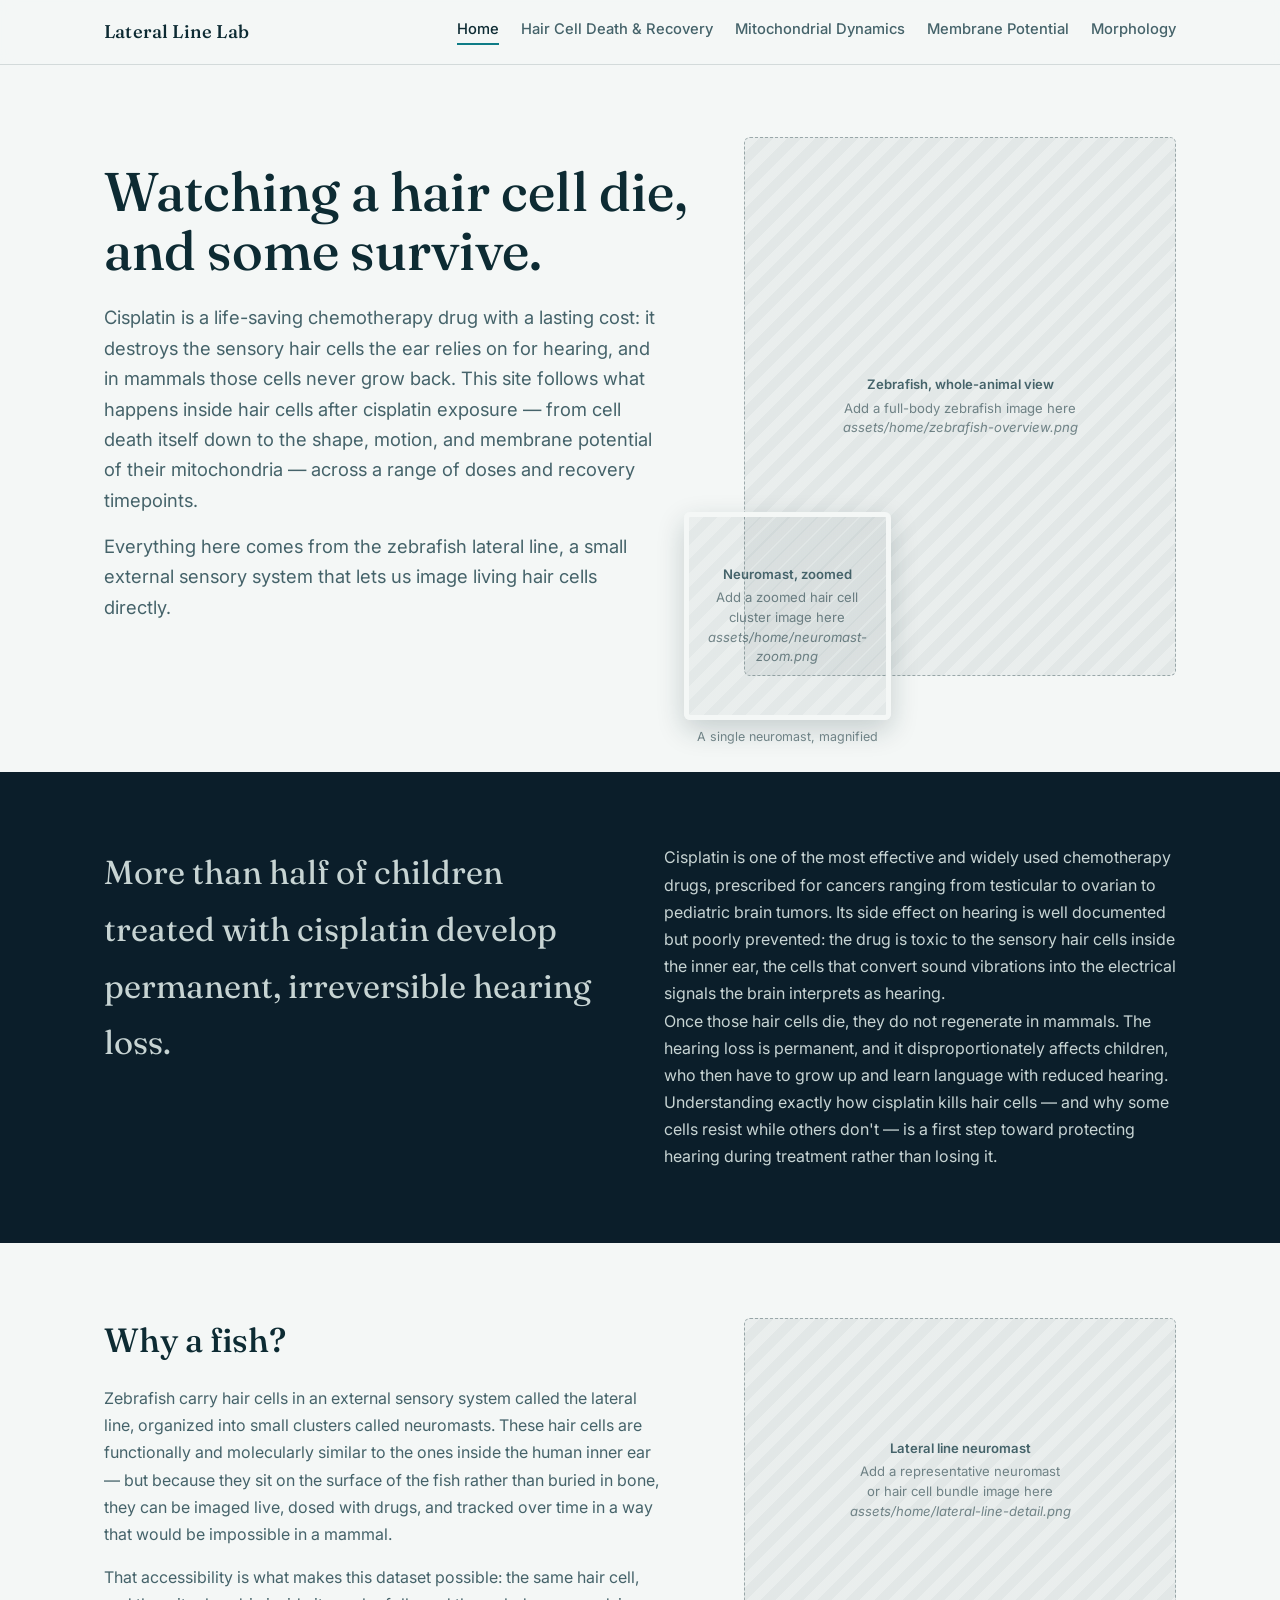
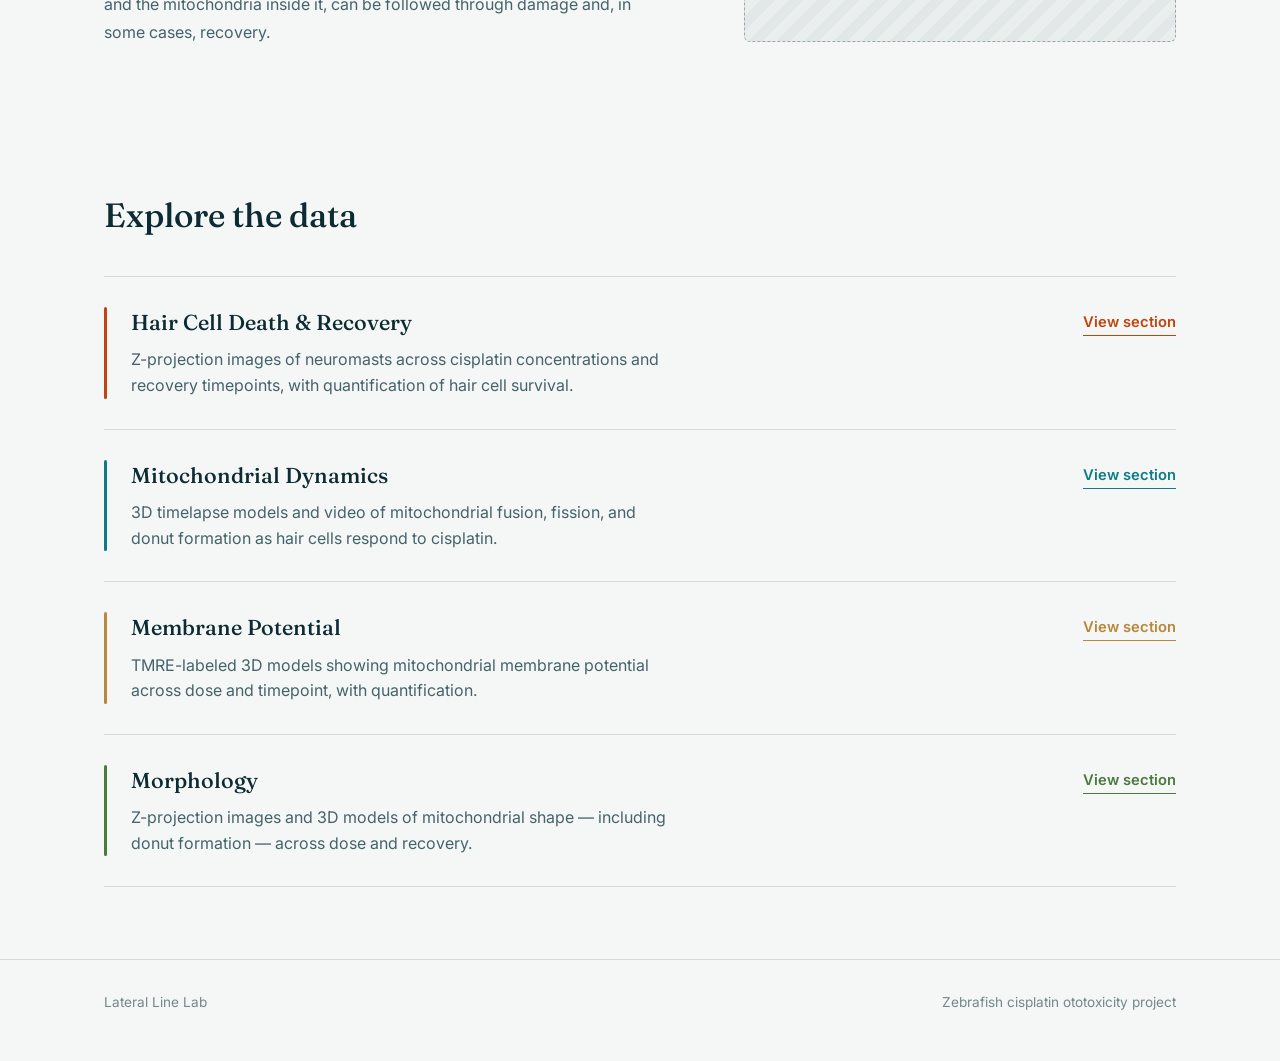
<file: index.html>
<!DOCTYPE html>
<html lang="en">
<head>
<meta charset="UTF-8" />
<meta name="viewport" content="width=device-width, initial-scale=1" />
<title>Lateral Line Lab — Cisplatin, Hair Cells & Mitochondria</title>
<link rel="stylesheet" href="css/style.css" />
</head>
<body>

<div id="site-header"></div>

<!-- ===================== HERO ===================== -->
<section class="hero">
  <div class="hero-copy">
    <h1>Watching a hair cell die, and some survive.</h1>
    <p class="lede">
      Cisplatin is a life-saving chemotherapy drug with a lasting cost: it destroys the
      sensory hair cells the ear relies on for hearing, and in mammals those cells never
      grow back. This site follows what happens inside hair cells after cisplatin exposure —
      from cell death itself down to the shape, motion, and membrane potential of their
      mitochondria — across a range of doses and recovery timepoints.
    </p>
    <p class="lede">
      Everything here comes from the zebrafish lateral line, a small external sensory
      system that lets us image living hair cells directly.
    </p>
  </div>

  <div class="hero-visual">
    <div class="image-slot main">
      <div class="slot-copy">
        <strong>Zebrafish, whole-animal view</strong>
        Add a full-body zebrafish image here<br />
        <em>assets/home/zebrafish-overview.png</em>
      </div>
    </div>
    <div class="image-slot inset">
      <div class="slot-copy">
        <strong>Neuromast, zoomed</strong>
        Add a zoomed hair cell<br />cluster image here<br />
        <em>assets/home/neuromast-zoom.png</em>
      </div>
    </div>
    <div class="inset-caption">A single neuromast, magnified</div>
  </div>
</section>

<!-- ===================== THE PROBLEM ===================== -->
<section class="section band-deep">
  <div class="wrap two-col">
    <div>
      <p class="pull">
        More than half of children treated with cisplatin develop permanent,
        irreversible hearing loss.
      </p>
    </div>
    <div>
      <p>
        Cisplatin is one of the most effective and widely used chemotherapy drugs, prescribed
        for cancers ranging from testicular to ovarian to pediatric brain tumors. Its
        side effect on hearing is well documented but poorly prevented: the drug is toxic
        to the sensory hair cells inside the inner ear, the cells that convert sound
        vibrations into the electrical signals the brain interprets as hearing.
      </p>
      <p>
        Once those hair cells die, they do not regenerate in mammals. The hearing loss is
        permanent, and it disproportionately affects children, who then have to grow up
        and learn language with reduced hearing. Understanding exactly how cisplatin kills
        hair cells — and why some cells resist while others don't — is a first step toward
        protecting hearing during treatment rather than losing it.
      </p>
    </div>
  </div>
</section>

<!-- ===================== WHY ZEBRAFISH ===================== -->
<section class="section">
  <div class="wrap split reverse">
    <div class="split-visual">
      <div class="image-slot">
        <div class="slot-copy">
          <strong>Lateral line neuromast</strong>
          Add a representative neuromast<br />or hair cell bundle image here<br />
          <em>assets/home/lateral-line-detail.png</em>
        </div>
      </div>
    </div>
    <div class="split-text section-text">
      <h2>Why a fish?</h2>
      <p>
        Zebrafish carry hair cells in an external sensory system called the lateral line,
        organized into small clusters called neuromasts. These hair cells are
        functionally and molecularly similar to the ones inside the human inner ear —
        but because they sit on the surface of the fish rather than buried in bone,
        they can be imaged live, dosed with drugs, and tracked over time in a way that
        would be impossible in a mammal.
      </p>
      <p>
        That accessibility is what makes this dataset possible: the same hair cell,
        and the mitochondria inside it, can be followed through damage and, in some
        cases, recovery.
      </p>
    </div>
  </div>
</section>

<!-- ===================== EXPLORE THE DATA ===================== -->
<section class="section">
  <div class="wrap">
    <h2 style="margin-bottom: 36px;">Explore the data</h2>

    <div class="explore-list">

      <div class="explore-item" data-accent="rust">
        <div class="accent-bar"></div>
        <div class="explore-item-body">
          <div>
            <h3>Hair Cell Death &amp; Recovery</h3>
            <p>
              Z-projection images of neuromasts across cisplatin concentrations and
              recovery timepoints, with quantification of hair cell survival.
            </p>
          </div>
          <a class="view-link" href="hair-cell-death-recovery.html">View section</a>
        </div>
      </div>

      <div class="explore-item" data-accent="teal">
        <div class="accent-bar"></div>
        <div class="explore-item-body">
          <div>
            <h3>Mitochondrial Dynamics</h3>
            <p>
              3D timelapse models and video of mitochondrial fusion, fission, and donut
              formation as hair cells respond to cisplatin.
            </p>
          </div>
          <a class="view-link" href="mitochondrial-dynamics.html">View section</a>
        </div>
      </div>

      <div class="explore-item" data-accent="gold">
        <div class="accent-bar"></div>
        <div class="explore-item-body">
          <div>
            <h3>Membrane Potential</h3>
            <p>
              TMRE-labeled 3D models showing mitochondrial membrane potential across
              dose and timepoint, with quantification.
            </p>
          </div>
          <a class="view-link" href="mitochondrial-membrane-potential.html">View section</a>
        </div>
      </div>

      <div class="explore-item" data-accent="green">
        <div class="accent-bar"></div>
        <div class="explore-item-body">
          <div>
            <h3>Morphology</h3>
            <p>
              Z-projection images and 3D models of mitochondrial shape — including donut
              formation — across dose and recovery.
            </p>
          </div>
          <a class="view-link" href="mitochondrial-morphology.html">View section</a>
        </div>
      </div>

    </div>
  </div>
</section>

<div id="site-footer">
  <div class="wrap">
    <span>Lateral Line Lab</span>
    <span>Zebrafish cisplatin ototoxicity project</span>
  </div>
</div>

<script src="js/nav.js"></script>
</body>
</html>
</file>
<file: css/style.css>
/* ===================================================
   Lateral Line Lab — shared site styles
   =================================================== */

@import url('https://fonts.googleapis.com/css2?family=Fraunces:opsz,wght@9..144,400;9..144,500;9..144,600&family=Inter:wght@400;500;600&display=swap');

:root {
  --color-bg: #F4F7F6;
  --color-bg-alt: #EAF0EF;
  --color-ink: #0D2B33;
  --color-ink-soft: #45636A;
  --color-ink-faint: rgba(13, 43, 51, 0.55);
  --color-teal: #0E7C86;
  --color-rust: #C1440E;
  --color-green: #4C7A3D;
  --color-gold: #B8873A;
  --color-deep: #0B1E2A;
  --color-deep-text: #DCE8E6;

  --font-display: 'Fraunces', Georgia, serif;
  --font-body: 'Inter', -apple-system, BlinkMacSystemFont, sans-serif;

  --max-width: 1120px;
  --border-soft: rgba(13, 43, 51, 0.14);
}

* { box-sizing: border-box; }

html { scroll-behavior: smooth; }

body {
  margin: 0;
  background: var(--color-bg);
  color: var(--color-ink);
  font-family: var(--font-body);
  font-size: 16px;
  line-height: 1.5;
  -webkit-font-smoothing: antialiased;
}

img { max-width: 100%; display: block; }

a { color: inherit; }

h1, h2, h3 {
  font-family: var(--font-display);
  font-weight: 500;
  margin: 0;
  color: var(--color-ink);
}

p { margin: 0; }

.wrap {
  max-width: var(--max-width);
  margin: 0 auto;
  padding-left: 24px;
  padding-right: 24px;
}

/* ---------- Nav ---------- */

#site-header {
  position: sticky;
  top: 0;
  z-index: 20;
  background: rgba(244, 247, 246, 0.92);
  backdrop-filter: blur(8px);
  border-bottom: 1px solid var(--border-soft);
}

.nav-inner {
  max-width: var(--max-width);
  margin: 0 auto;
  padding: 18px 24px;
  display: flex;
  align-items: center;
  justify-content: space-between;
  flex-wrap: wrap;
  gap: 12px 28px;
}

.nav-brand {
  font-family: var(--font-display);
  font-size: 1.15rem;
  font-weight: 500;
  text-decoration: none;
  color: var(--color-ink);
  letter-spacing: 0.01em;
}

.nav-links {
  display: flex;
  flex-wrap: wrap;
  gap: 22px;
}

.nav-links a {
  font-family: var(--font-body);
  font-size: 0.92rem;
  font-weight: 500;
  text-decoration: none;
  color: var(--color-ink-soft);
  padding-bottom: 3px;
  border-bottom: 2px solid transparent;
  transition: color 0.15s ease, border-color 0.15s ease;
}

.nav-links a:hover {
  color: var(--color-ink);
}

.nav-links a.active {
  color: var(--color-ink);
  border-bottom-color: var(--color-teal);
}

/* ---------- Hero ---------- */

.hero {
  max-width: var(--max-width);
  margin: 0 auto;
  padding: 72px 24px 96px;
  display: grid;
  grid-template-columns: 1.15fr 0.85fr;
  gap: 56px;
  align-items: center;
}

.hero h1 {
  font-size: clamp(2.3rem, 4.4vw, 3.4rem);
  line-height: 1.08;
  margin-bottom: 22px;
}

.hero .lede {
  font-size: 1.15rem;
  color: var(--color-ink-soft);
  line-height: 1.65;
  max-width: 46ch;
  margin-bottom: 28px;
}

.hero .lede + .lede {
  margin-top: -12px;
}

.hero-visual {
  position: relative;
}

.hero-visual .image-slot.main {
  aspect-ratio: 4 / 5;
}

.hero-visual .image-slot.inset {
  position: absolute;
  width: 48%;
  aspect-ratio: 1 / 1;
  bottom: -8%;
  left: -14%;
  border: 5px solid var(--color-bg);
  box-shadow: 0 10px 28px rgba(13, 43, 51, 0.2);
}

.hero-visual .inset-caption {
  position: absolute;
  bottom: -13%;
  left: -14%;
  width: 48%;
  text-align: center;
  font-size: 0.78rem;
  color: var(--color-ink-faint);
  padding-top: 6px;
}

/* ---------- Image slot (placeholder for real photos/renders) ---------- */

.image-slot {
  background: repeating-linear-gradient(
    135deg,
    rgba(13, 43, 51, 0.045) 0 10px,
    rgba(13, 43, 51, 0.075) 10px 20px
  );
  border: 1.5px dashed rgba(13, 43, 51, 0.35);
  border-radius: 6px;
  display: flex;
  align-items: center;
  justify-content: center;
  text-align: center;
  padding: 20px;
  min-height: 120px;
}

.image-slot .slot-copy {
  font-size: 0.82rem;
  color: var(--color-ink-faint);
  line-height: 1.5;
}

.image-slot .slot-copy strong {
  display: block;
  color: var(--color-ink-soft);
  font-weight: 600;
  margin-bottom: 4px;
}

.image-slot .slot-copy em {
  font-style: italic;
}

/* ---------- Section bands ---------- */

.section {
  padding: 72px 0;
}

.band-deep {
  background: var(--color-deep);
  color: var(--color-deep-text);
}

.band-deep h2, .band-deep .pull {
  color: #fff;
}

.pull {
  font-family: var(--font-display);
  font-size: clamp(1.5rem, 2.6vw, 2.1rem);
  line-height: 1.3;
  max-width: 24ch;
  margin-bottom: 32px;
}

.two-col {
  display: grid;
  grid-template-columns: 1fr 1fr;
  gap: 48px;
}

.two-col p {
  color: var(--color-deep-text);
  opacity: 0.9;
  line-height: 1.7;
}

.band-deep .two-col p { color: var(--color-deep-text); }

.split {
  display: grid;
  grid-template-columns: 0.85fr 1.15fr;
  gap: 56px;
  align-items: center;
}

.split.reverse {
  grid-template-columns: 1.15fr 0.85fr;
}

.split.reverse .split-visual { order: 2; }
.split.reverse .split-text { order: 1; }

.split .image-slot {
  aspect-ratio: 4 / 3;
}

.section h2 {
  font-size: clamp(1.6rem, 2.8vw, 2.1rem);
  margin-bottom: 20px;
}

.section-text p {
  color: var(--color-ink-soft);
  line-height: 1.7;
  max-width: 56ch;
}

.section-text p + p {
  margin-top: 16px;
}

/* ---------- Explore list ---------- */

.explore-list {
  border-top: 1px solid var(--border-soft);
}

.explore-item {
  display: grid;
  grid-template-columns: 3px 1fr;
  gap: 24px;
  padding: 30px 0;
  border-bottom: 1px solid var(--border-soft);
}

.explore-item .accent-bar {
  border-radius: 2px;
}

.explore-item[data-accent="rust"] .accent-bar { background: var(--color-rust); }
.explore-item[data-accent="teal"] .accent-bar { background: var(--color-teal); }
.explore-item[data-accent="gold"] .accent-bar { background: var(--color-gold); }
.explore-item[data-accent="green"] .accent-bar { background: var(--color-green); }

.explore-item-body {
  display: flex;
  justify-content: space-between;
  align-items: flex-start;
  gap: 24px;
  flex-wrap: wrap;
}

.explore-item h3 {
  font-size: 1.35rem;
  margin-bottom: 8px;
}

.explore-item p {
  color: var(--color-ink-soft);
  max-width: 54ch;
  line-height: 1.6;
}

.explore-item a.view-link {
  flex-shrink: 0;
  font-weight: 600;
  font-size: 0.92rem;
  text-decoration: none;
  border-bottom: 1px solid currentColor;
  padding-bottom: 2px;
  white-space: nowrap;
  margin-top: 4px;
}

.explore-item[data-accent="rust"] a.view-link { color: var(--color-rust); }
.explore-item[data-accent="teal"] a.view-link { color: var(--color-teal); }
.explore-item[data-accent="gold"] a.view-link { color: var(--color-gold); }
.explore-item[data-accent="green"] a.view-link { color: var(--color-green); }

/* ---------- Footer ---------- */

#site-footer {
  border-top: 1px solid var(--border-soft);
  padding: 32px 0 48px;
}

#site-footer .wrap {
  display: flex;
  justify-content: space-between;
  flex-wrap: wrap;
  gap: 12px;
  font-size: 0.85rem;
  color: var(--color-ink-faint);
}

/* ---------- Responsive ---------- */

@media (max-width: 860px) {
  .hero {
    grid-template-columns: 1fr;
    padding-top: 48px;
  }

  .hero-visual {
    max-width: 340px;
    margin: 0 auto;
  }

  .two-col {
    grid-template-columns: 1fr;
    gap: 24px;
  }

  .split, .split.reverse {
    grid-template-columns: 1fr;
  }

  .split.reverse .split-visual,
  .split.reverse .split-text,
  .split .split-visual,
  .split .split-text {
    order: initial;
  }

  .explore-item-body {
    flex-direction: column;
  }
}

/* ---------- Shared control/button styles (used on data pages) ---------- */

button.ctrl {
  margin: 0 6px 6px 0;
  padding: 9px 14px;
  font-family: var(--font-body);
  font-size: 0.92rem;
  font-weight: 500;
  cursor: pointer;
  border-radius: 6px;
  border: 1.5px solid var(--border-soft);
  background: #fff;
  color: var(--color-ink);
  transition: background 0.15s ease, color 0.15s ease, border-color 0.15s ease;
}

button.ctrl.active {
  background: var(--color-teal);
  color: #fff;
  border-color: var(--color-teal);
}

model-viewer {
  background-color: var(--color-deep);
  border-radius: 10px;
}

/* ---------- Data page layout ---------- */

.page-hero {
  padding: 56px 0 8px;
}

.page-hero h1 {
  font-size: clamp(2rem, 3.6vw, 2.6rem);
  margin-bottom: 14px;
}

.page-lede {
  color: var(--color-ink-soft);
  font-size: 1.05rem;
  line-height: 1.65;
  max-width: 70ch;
}

.tab-bar {
  display: flex;
  flex-wrap: wrap;
  gap: 8px;
  margin: 32px 0 8px;
  padding-bottom: 20px;
  border-bottom: 1px solid var(--border-soft);
}

.tab-bar button.ctrl {
  font-size: 0.98rem;
  padding: 10px 16px;
}

.sub-tab-bar {
  display: flex;
  flex-wrap: wrap;
  gap: 8px;
  margin-bottom: 20px;
}

.control-label {
  font-weight: 600;
  color: var(--color-ink-soft);
  font-size: 0.85rem;
  margin: 22px 0 8px;
}

.control-label:first-child {
  margin-top: 0;
}

.viewer-video-row {
  display: grid;
  grid-template-columns: 1.3fr 1fr;
  gap: 28px;
  align-items: start;
  margin: 18px 0 8px;
}

.viewer-video-row model-viewer {
  width: 100%;
  height: 520px;
}

.video-stack {
  position: relative;
}

.video-frame {
  width: 100%;
  aspect-ratio: 1 / 1;
  display: none;
  border-radius: 10px;
  overflow: hidden;
  background: var(--color-deep);
}

.video-frame.active {
  display: block;
}

.video-frame iframe {
  width: 100%;
  height: 100%;
  border: none;
}

.info-box {
  background: #fff;
  border: 1px solid var(--border-soft);
  border-radius: 10px;
  padding: 16px 18px;
  font-size: 0.95rem;
  color: var(--color-ink-soft);
  line-height: 1.6;
  max-width: 640px;
  margin-top: 20px;
}

.info-box h3 {
  font-size: 1.05rem;
  margin-bottom: 8px;
  color: var(--color-ink);
}

.single-viewer {
  max-width: 620px;
}

.single-viewer model-viewer {
  width: 100%;
  height: 480px;
}

@media (max-width: 860px) {
  .viewer-video-row {
    grid-template-columns: 1fr;
  }

  .viewer-video-row model-viewer {
    height: 380px;
  }
}
</file>
